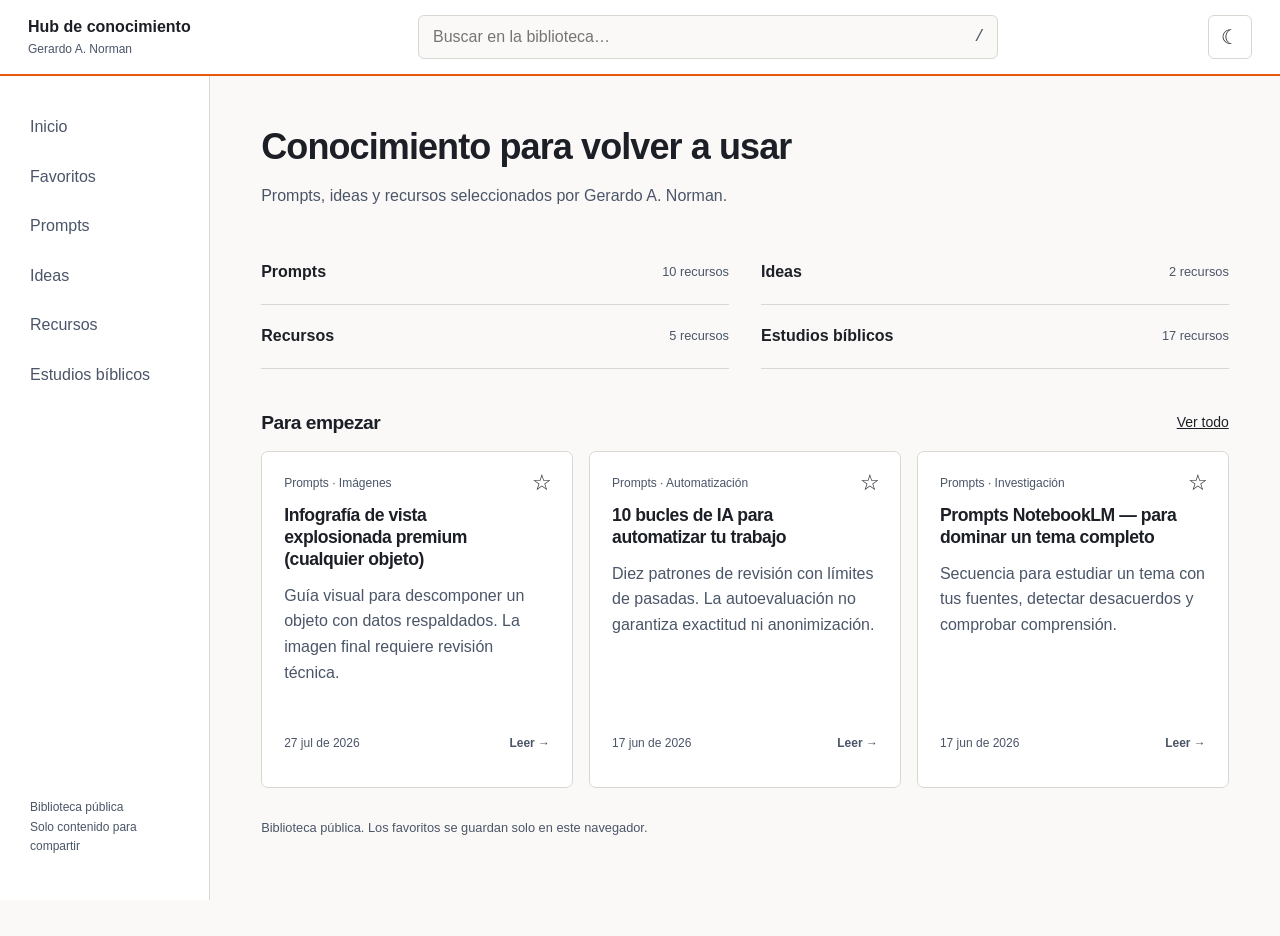
<file: index.html>
<!doctype html>
<html lang="es-DO" data-theme="light"><head><meta charset="utf-8"><meta name="viewport" content="width=device-width,initial-scale=1"><meta name="description" content="Biblioteca pública de Gerardo A. Norman: prompts, ideas, recursos y estudios bíblicos."><title>Hub de conocimiento · Gerardo A. Norman</title><link rel="stylesheet" href="assets/css/styles.css"></head>
<body><a class="skip-link" href="#app">Saltar al contenido</a>
<header class="topbar"><button class="icon-btn menu-toggle" id="menuToggle" aria-label="Abrir menú" aria-controls="sidebar" aria-expanded="false">☰</button><a href="#/" class="brand" aria-label="Inicio del hub"><span id="brandName">Hub de conocimiento</span><small id="brandRole">Gerardo A. Norman</small></a><div class="search-wrap"><input type="search" id="globalSearch" placeholder="Buscar en la biblioteca…" aria-label="Buscar en la biblioteca" autocomplete="off"><kbd aria-hidden="true">/</kbd></div><button class="icon-btn" id="themeToggle" aria-label="Usar tema oscuro">☾</button></header>
<div class="layout"><aside class="sidebar" id="sidebar"><nav id="sideNav" aria-label="Navegación principal"></nav><p class="sidebar-foot">Biblioteca pública<br>Solo contenido para compartir</p></aside><div id="sidebarBackdrop" class="sidebar-backdrop"></div><main id="app" class="content" tabindex="-1"></main></div>
<p id="status" class="sr-only" role="status" aria-live="polite"></p><noscript>Activa JavaScript para consultar el catálogo.</noscript><script src="assets/js/data.js"></script><script src="assets/js/content.js"></script><script src="assets/js/app.js"></script></body></html>
</file>
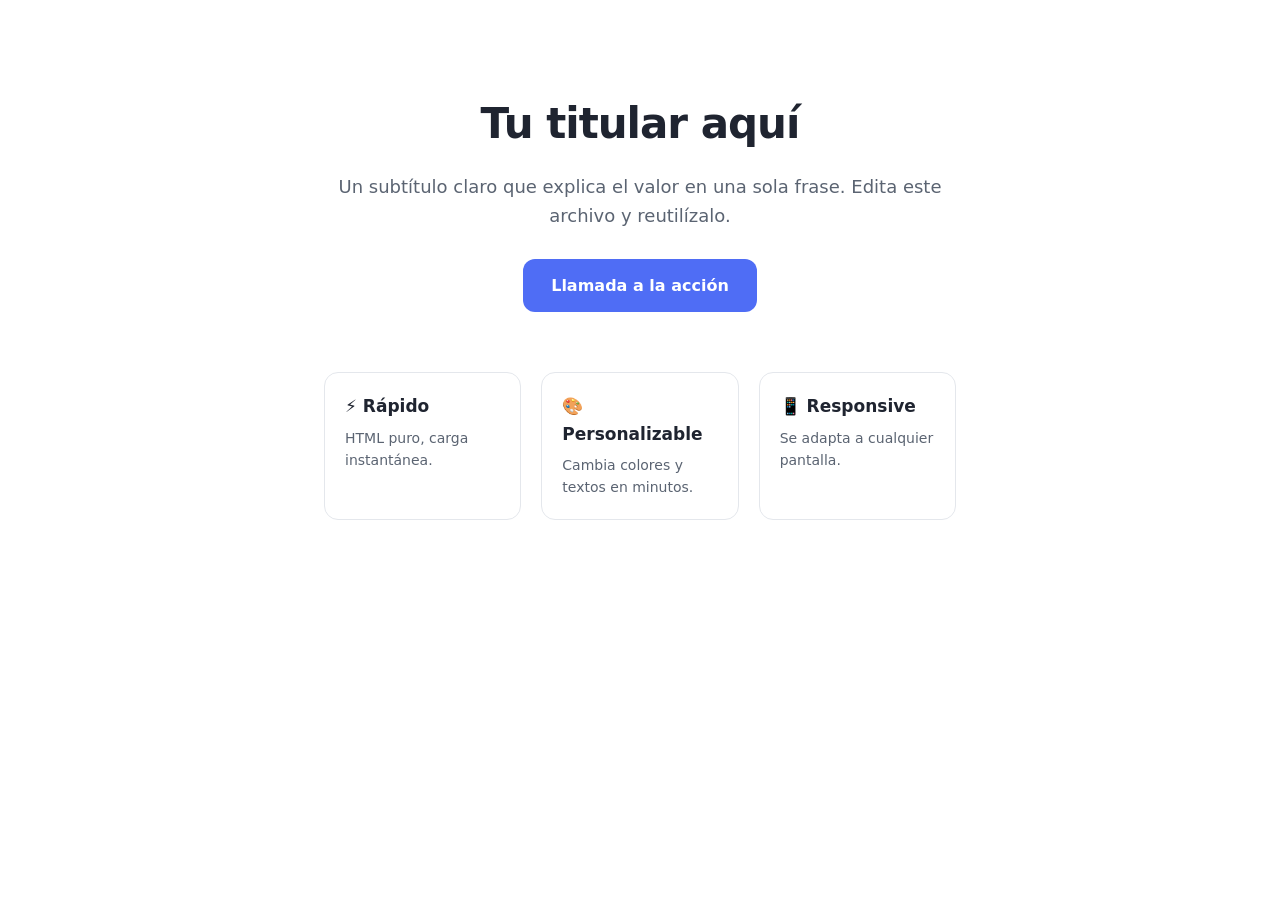
<file: biblioteca/landing-plantilla.html>
<!DOCTYPE html>
<html lang="es">
<head>
  <meta charset="UTF-8" />
  <meta name="viewport" content="width=device-width, initial-scale=1.0" />
  <title>Plantilla — Landing de una columna</title>
  <style>
    :root { --a:#4f6df5; }
    * { box-sizing:border-box; margin:0; }
    body { font-family:system-ui,-apple-system,"Segoe UI",sans-serif; color:#1f2430; line-height:1.6; }
    .hero { max-width:680px; margin:0 auto; padding:90px 24px 40px; text-align:center; }
    .hero h1 { font-size:42px; letter-spacing:-1px; }
    .hero p { font-size:18px; color:#5b6472; margin:16px 0 28px; }
    .btn { display:inline-block; background:var(--a); color:#fff; padding:14px 28px;
           border-radius:12px; font-weight:600; text-decoration:none; }
    .features { max-width:680px; margin:0 auto; padding:20px 24px 80px;
                display:grid; gap:20px; grid-template-columns:repeat(auto-fit,minmax(180px,1fr)); }
    .card { border:1px solid #e4e7ec; border-radius:14px; padding:20px; }
    .card h3 { font-size:17px; margin-bottom:6px; }
    .card p { color:#5b6472; font-size:14px; }
  </style>
</head>
<body>
  <section class="hero">
    <h1>Tu titular aquí</h1>
    <p>Un subtítulo claro que explica el valor en una sola frase. Edita este archivo y reutilízalo.</p>
    <a class="btn" href="#">Llamada a la acción</a>
  </section>
  <section class="features">
    <div class="card"><h3>⚡ Rápido</h3><p>HTML puro, carga instantánea.</p></div>
    <div class="card"><h3>🎨 Personalizable</h3><p>Cambia colores y textos en minutos.</p></div>
    <div class="card"><h3>📱 Responsive</h3><p>Se adapta a cualquier pantalla.</p></div>
  </section>
</body>
</html>
</file>
<file: assets/css/styles.css>
/* GAN: grafito, acero, piedra; naranja como acento estructural. */
:root{color-scheme:light;--bg:#faf9f7;--surface:#fff;--soft:#f1e9dd;--text:#1c1f26;--muted:#4a5568;--line:#d9d7d2;--accent:#e8590c;--header:76px;--sidebar:210px;font-family:"IBM Plex Sans","Segoe UI",sans-serif;font-size:16px}
[data-theme=dark]{color-scheme:dark;--bg:#17191e;--surface:#1c1f26;--soft:#292d35;--text:#f4f1eb;--muted:#bac2ce;--line:#454b56}
*{box-sizing:border-box}body{margin:0;background:var(--bg);color:var(--text);line-height:1.6}a{color:inherit;text-decoration:none}button,input{font:inherit}button{cursor:pointer;color:inherit}a:hover{text-decoration:underline;text-underline-offset:4px}a:focus-visible,button:focus-visible,input:focus-visible{outline:3px solid var(--accent);outline-offset:3px}h1,h2,h3{font-family:"Barlow Semi Condensed","Arial Narrow","Segoe UI",sans-serif;line-height:1.25;letter-spacing:-.025em}h1{font-size:clamp(1.75rem,3vw,2.25rem);margin:0 0 14px}h2{font-size:1.2rem}p{margin:0 0 16px}.topbar{position:sticky;top:0;z-index:30;min-height:var(--header);display:flex;align-items:center;gap:22px;padding:12px 28px;background:var(--surface);border-bottom:2px solid var(--accent)}.brand{display:flex;flex-direction:column;min-width:180px;font-weight:650;line-height:1.3}.brand small{font-size:.75rem;font-weight:400;color:var(--muted);margin-top:4px}.search-wrap{position:relative;max-width:580px;flex:1;margin:auto}.search-wrap input{width:100%;height:44px;padding:8px 38px 8px 14px;border:1px solid var(--line);border-radius:6px;background:var(--bg);color:var(--text)}.search-wrap kbd{position:absolute;right:14px;top:10px;color:var(--muted)}.icon-btn{width:44px;height:44px;flex-shrink:0;border:1px solid var(--line);border-radius:6px;background:var(--surface);font-size:1.25rem}.menu-toggle{display:none}.layout{display:flex}.sidebar{position:sticky;top:var(--header);width:var(--sidebar);flex-shrink:0;height:calc(100dvh - var(--header));padding:28px 18px;border-right:1px solid var(--line);display:flex;flex-direction:column;background:var(--surface)}#sideNav{display:flex;flex-direction:column;gap:4px}.nav-item{display:block;padding:10px 12px;border-radius:4px;color:var(--muted);min-height:44px}.nav-item.active{background:var(--soft);color:var(--text);font-weight:650;box-shadow:inset 3px 0 var(--accent)}.sidebar-foot{margin-top:auto;padding:28px 12px 0;font-size:.75rem;color:var(--muted)}.content{flex:1;min-width:0;width:100%;max-width:1120px;padding:48px clamp(20px,4vw,54px) 80px;margin:0 auto;outline:none}.page-head{max-width:740px;margin-bottom:32px}.page-head p{color:var(--muted);margin:0}.collections{display:grid;grid-template-columns:repeat(2,minmax(0,1fr));gap:0 32px;margin:12px 0 42px}.collections a{display:flex;align-items:center;justify-content:space-between;gap:16px;padding:18px 0;border-bottom:1px solid var(--line);min-height:64px}.collections span{font-size:.8rem;color:var(--muted);white-space:nowrap}.section-heading{display:flex;align-items:center;justify-content:space-between;margin:0 0 16px}.section-heading h2{margin:0}.section-heading a{font-size:.875rem;text-decoration:underline}.cards-grid{display:grid;grid-template-columns:repeat(auto-fill,minmax(min(265px,100%),1fr));gap:16px}.doc-card{position:relative;display:flex;flex-direction:column;min-width:0;padding:22px;background:var(--surface);border:1px solid var(--line);border-radius:7px}.doc-meta{font-size:.75rem;color:var(--muted);padding-right:32px;margin:0 0 12px}.doc-title{font-size:1.1rem;margin:0 0 12px;padding-right:20px;overflow-wrap:anywhere}.doc-desc{font-size:1rem;color:var(--muted);margin:0 0 20px}.doc-foot{margin-top:auto;display:flex;justify-content:space-between;align-items:center;gap:12px;padding-top:16px;font-size:.75rem;color:var(--muted)}.doc-foot a{font-weight:600;min-height:44px;display:inline-flex;align-items:center}.fav-btn{position:absolute;top:10px;right:8px;width:44px;height:44px;border:0;background:transparent;font-size:1.35rem}.quiet-note{font-size:.8rem;color:var(--muted);margin-top:30px}.chips{display:flex;flex-wrap:wrap;gap:8px;margin-bottom:22px}.chip{display:flex;align-items:center;min-height:44px;padding:7px 14px;border:1px solid var(--line);border-radius:5px;font-size:.875rem}.chip.active{background:var(--text);color:var(--surface);border-color:var(--text)}.back-link{display:inline-flex;align-items:center;min-height:44px;margin-bottom:18px;color:var(--muted);font-size:.875rem}.result-count{font-size:.8rem;color:var(--muted)}.empty{padding:28px 0;color:var(--muted)}.review-label{font-size:.75rem;color:var(--muted);border-left:2px solid var(--accent);padding-left:8px;margin:0 0 10px}.reader-actions{display:flex;align-items:center;flex-wrap:wrap;gap:12px;margin-bottom:20px}.reader-actions button:not(.fav-btn),.reader-actions a,.copy-code{border:1px solid var(--line);background:var(--surface);border-radius:5px;padding:10px 14px;font-size:.875rem;min-height:44px}.reader-actions .fav-btn{position:static}.notice{padding:12px 16px;background:var(--soft);border-left:3px solid var(--accent);font-size:.875rem}.reader{max-width:76ch;overflow-wrap:anywhere}.reader h2,.reader h3,.reader h4{margin:32px 0 16px}.reader a{text-decoration:underline}.reader p{margin:12px 0}.reader ul,.reader ol{padding-left:26px}.reader li{margin:6px 0}.reader blockquote{margin:20px 0;padding:10px 18px;border-left:3px solid var(--accent);background:var(--soft)}.reader pre{white-space:pre-wrap;overflow-wrap:anywhere;margin:0;padding:18px;font:.9rem/1.7 "IBM Plex Mono",Consolas,monospace}.code-block{border:1px solid var(--line);background:var(--surface);border-radius:6px;margin:20px 0;overflow:hidden}.copy-code{display:block;margin:10px 10px 0 auto}.table-wrap{overflow:auto;margin:20px 0}.reader table{border-collapse:collapse;width:100%;font-size:.9rem}.reader th,.reader td{text-align:left;vertical-align:top;border:1px solid var(--line);padding:10px}.reader th{background:var(--soft)}.reader hr{border:0;border-top:1px solid var(--line);margin:30px 0}.sidebar-backdrop{display:none}.sr-only{position:absolute;width:1px;height:1px;overflow:hidden;clip:rect(0,0,0,0);white-space:nowrap}.skip-link{position:fixed;left:12px;top:-100px;z-index:100;background:var(--surface);padding:12px}.skip-link:focus{top:8px}
@media(max-width:860px){.topbar{gap:12px;padding:12px 16px}.menu-toggle{display:block}.brand{min-width:0;font-size:.875rem}.brand small{display:none}.sidebar{position:fixed;left:0;top:var(--header);z-index:25;transform:translateX(-100%);visibility:hidden}.sidebar.open{transform:none;visibility:visible}.sidebar-backdrop.show{display:block;position:fixed;inset:var(--header) 0 0;background:#0006;z-index:24}.content{padding-top:32px}}
@media(max-width:560px){:root{--header:124px}.topbar{flex-wrap:wrap;gap:10px}.brand{flex:1}.search-wrap{order:4;flex-basis:100%;max-width:none}.search-wrap kbd{display:none}.topbar>.icon-btn{width:40px}.collections{grid-template-columns:1fr;margin-bottom:30px}.content{padding:26px 20px 60px}.cards-grid{grid-template-columns:1fr}.reader-actions{gap:8px}}
@media(prefers-reduced-motion:reduce){*{scroll-behavior:auto!important}}
.sidebar{overflow-y:auto}.content{scroll-margin-top:calc(var(--header) + 16px)}
</file>
